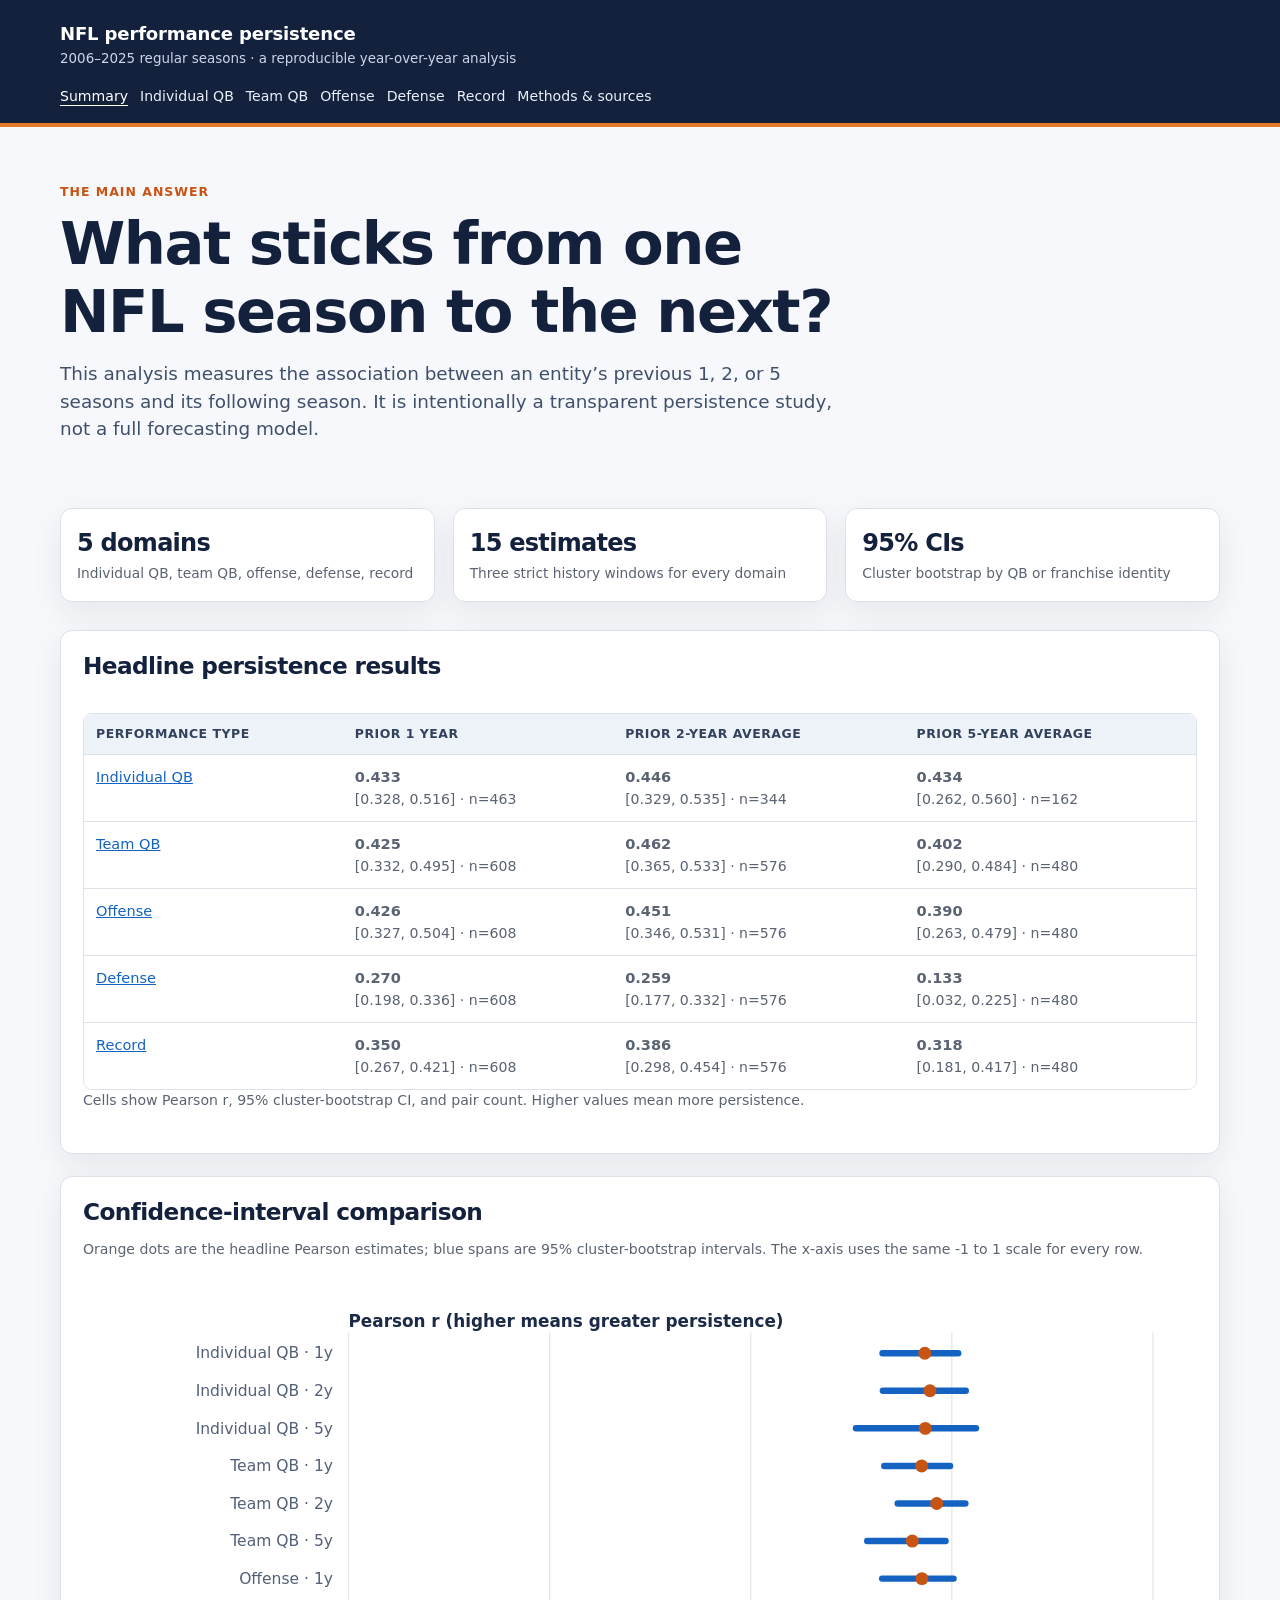
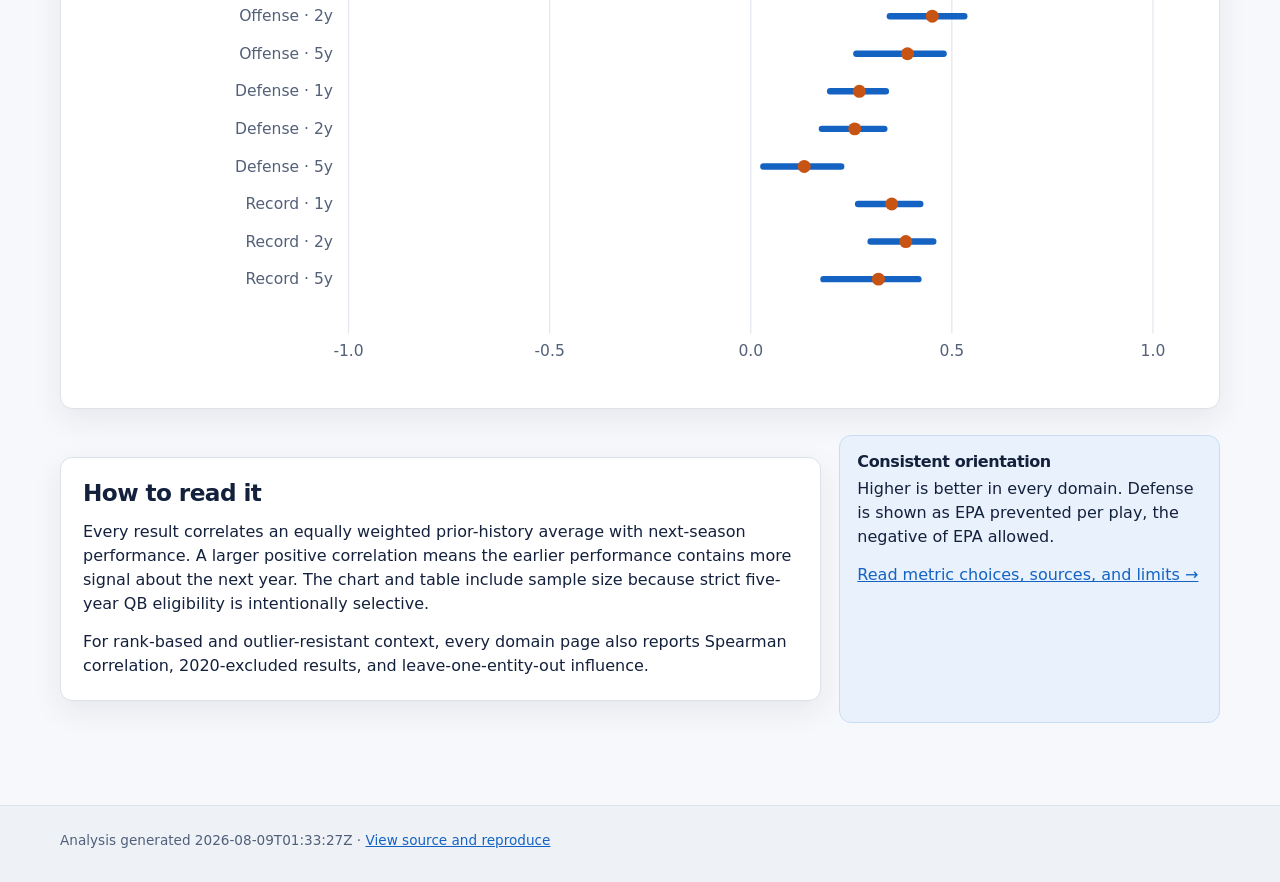
<file: docs/index.html>
<!doctype html>
<html lang="en">
<head>
  <meta charset="utf-8">
  <meta name="viewport" content="width=device-width, initial-scale=1">
  <meta name="description" content="A reproducible analysis of NFL performance persistence from 2006 through 2025.">
  <title>NFL performance persistence</title>
  <link rel="stylesheet" href="assets/styles.css">
</head>
<body>
  <header class="site-header"><div class="header-inner"><div class="brand"><a href="index.html">NFL performance persistence</a><span>2006–2025 regular seasons · a reproducible year-over-year analysis</span></div><nav aria-label="Main navigation"><a aria-current="page" href="index.html">Summary</a><a href="individual_qb.html">Individual QB</a><a href="team_qb.html">Team QB</a><a href="offense.html">Offense</a><a href="defense.html">Defense</a><a href="record.html">Record</a><a href="methodology.html">Methods &amp; sources</a></nav></div></header>
  <main>
    <section class="hero"><p class="eyebrow">The main answer</p><h1>What sticks from one NFL season to the next?</h1><p class="lede">This analysis measures the association between an entity’s previous 1, 2, or 5 seasons and its following season. It is intentionally a transparent persistence study, not a full forecasting model.</p></section>
    <section class="stat-strip"><div class="metric-card"><strong>5 domains</strong><span>Individual QB, team QB, offense, defense, record</span></div><div class="metric-card"><strong>15 estimates</strong><span>Three strict history windows for every domain</span></div><div class="metric-card"><strong>95% CIs</strong><span>Cluster bootstrap by QB or franchise identity</span></div></section>
    <section class="panel" data-results><h2>Headline persistence results</h2><div id="headline-table" class="loading">Loading calculated results…</div></section>
    <section class="panel" data-results><h2>Confidence-interval comparison</h2><p class="muted">Orange dots are the headline Pearson estimates; blue spans are 95% cluster-bootstrap intervals. The x-axis uses the same -1 to 1 scale for every row.</p><div id="interval-chart" class="loading">Loading comparison chart…</div></section>
    <section class="two-column"><div class="panel"><h2>How to read it</h2><p>Every result correlates an equally weighted prior-history average with next-season performance. A larger positive correlation means the earlier performance contains more signal about the next year. The chart and table include sample size because strict five-year QB eligibility is intentionally selective.</p><p>For rank-based and outlier-resistant context, every domain page also reports Spearman correlation, 2020-excluded results, and leave-one-entity-out influence.</p></div><aside class="callout"><h3>Consistent orientation</h3><p>Higher is better in every domain. Defense is shown as EPA prevented per play, the negative of EPA allowed.</p><p><a href="methodology.html">Read metric choices, sources, and limits →</a></p></aside></section>
  </main>
  <footer class="site-footer"><div class="footer-inner"><span data-generated>Built from public nflverse sources.</span> · <a href="https://github.com/eeberman/nfl-year-over-year-persistence">View source and reproduce</a></div></footer>
  <script src="assets/app.js"></script>
</body>
</html>
</file>
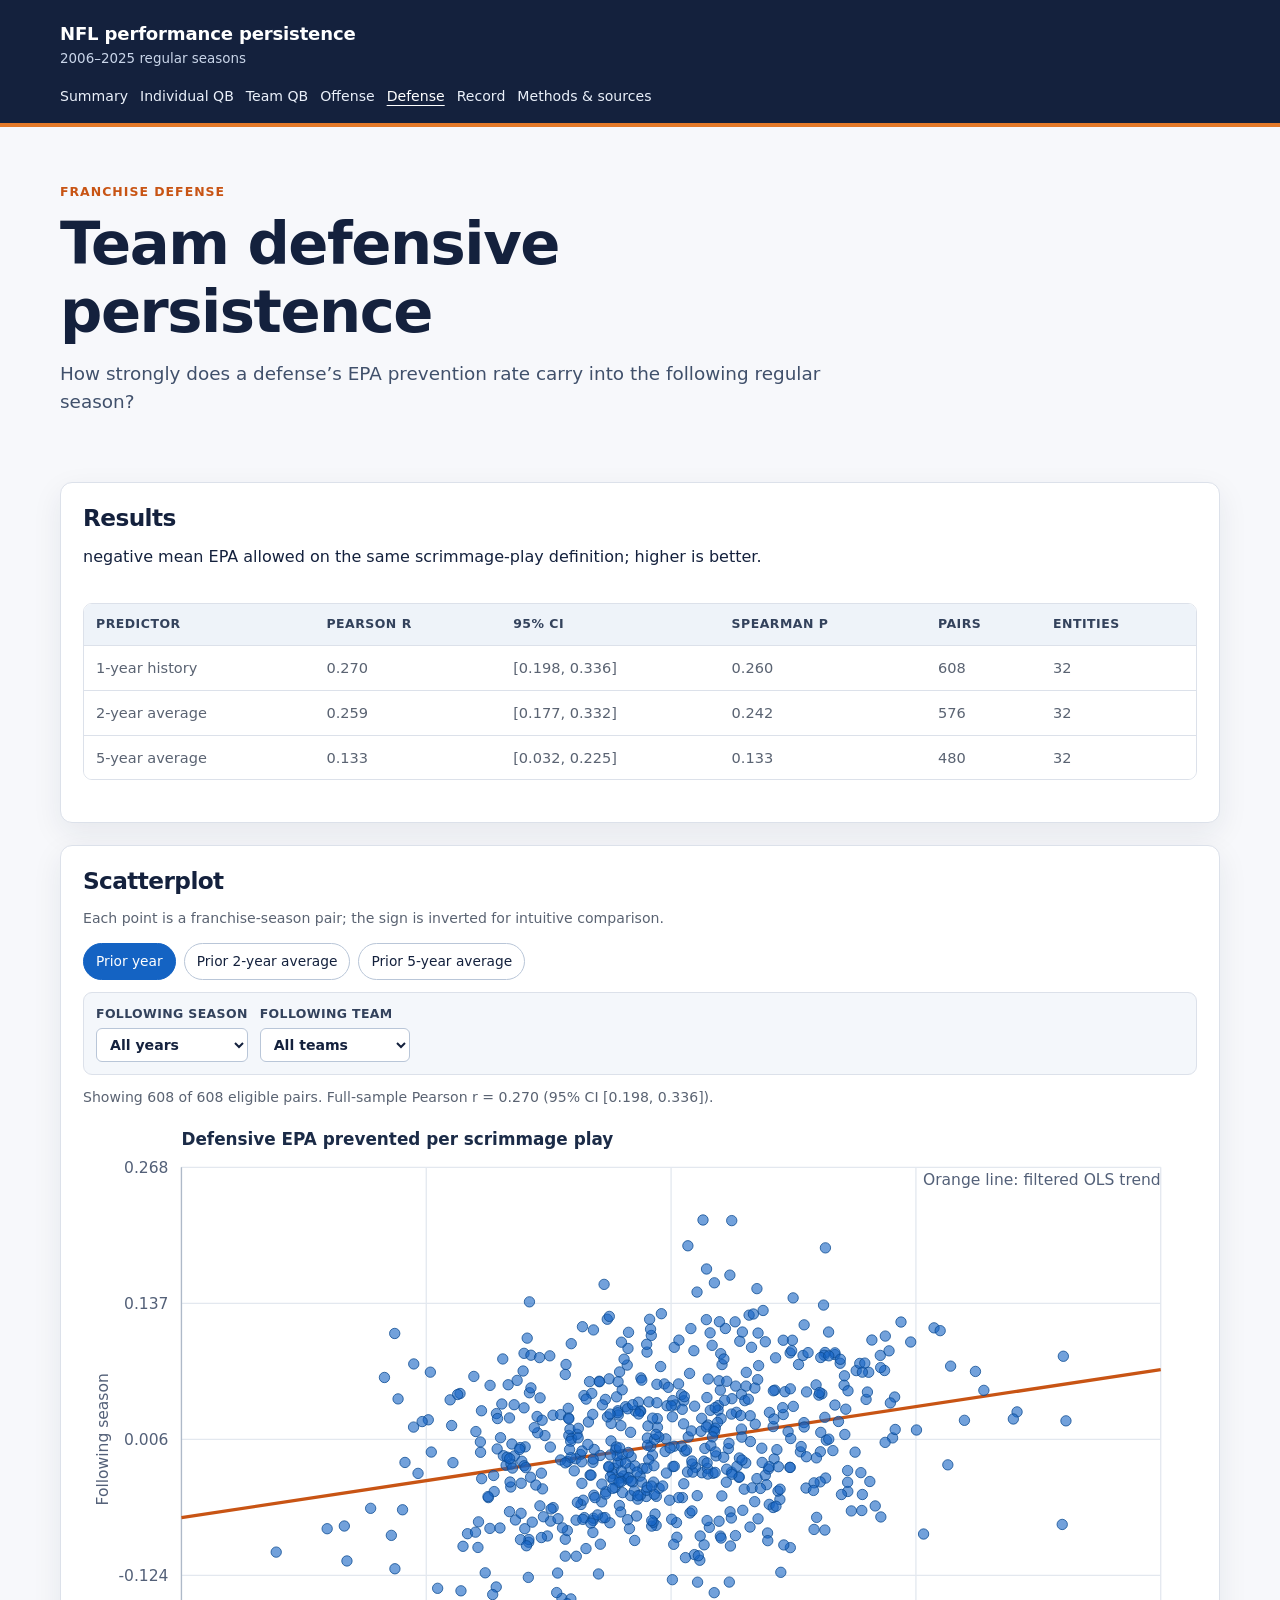
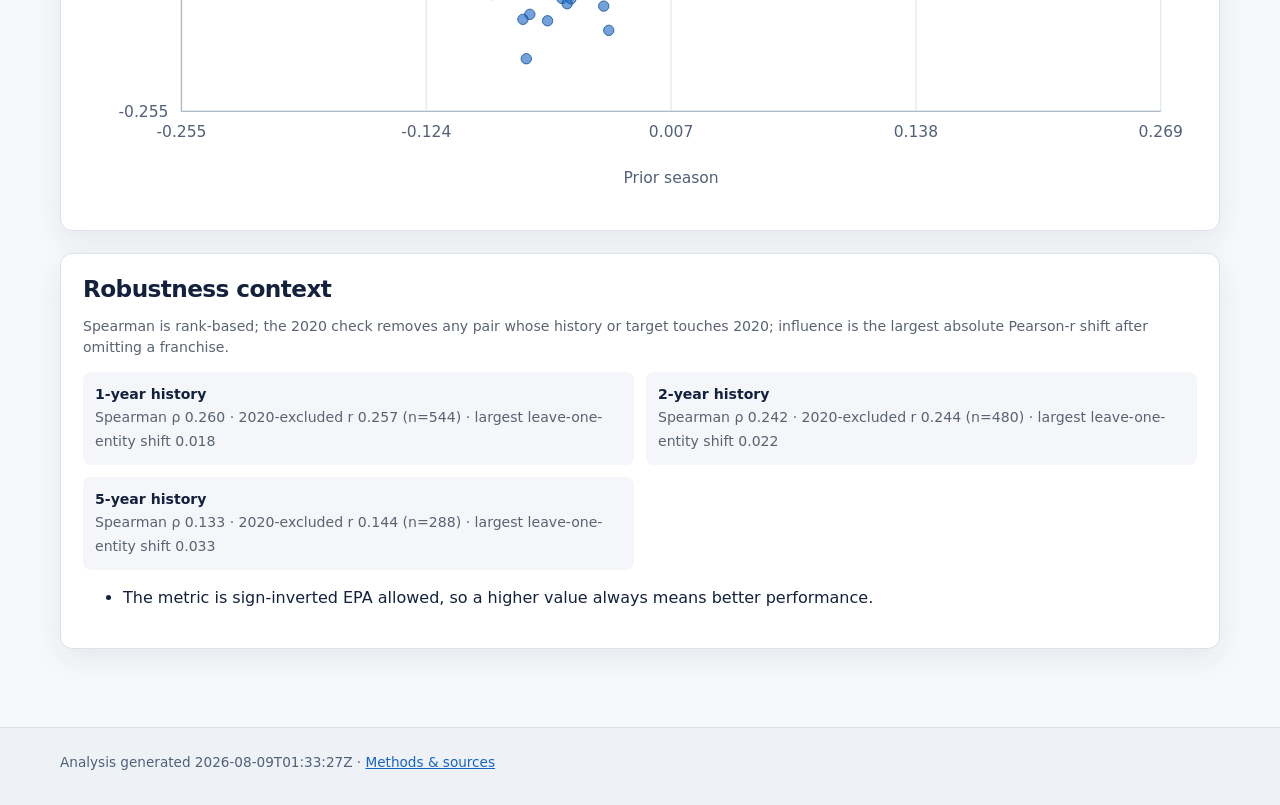
<file: docs/defense.html>
<!doctype html><html lang="en"><head><meta charset="utf-8"><meta name="viewport" content="width=device-width, initial-scale=1"><title>Defensive persistence</title><link rel="stylesheet" href="assets/styles.css"></head><body data-domain="defense"><header class="site-header"><div class="header-inner"><div class="brand"><a href="index.html">NFL performance persistence</a><span>2006–2025 regular seasons</span></div><nav aria-label="Main navigation"><a href="index.html">Summary</a><a href="individual_qb.html">Individual QB</a><a href="team_qb.html">Team QB</a><a href="offense.html">Offense</a><a aria-current="page" href="defense.html">Defense</a><a href="record.html">Record</a><a href="methodology.html">Methods &amp; sources</a></nav></div></header><main><section class="hero"><p class="eyebrow">Franchise defense</p><h1 id="domain-title">Team defensive persistence</h1><p class="lede">How strongly does a defense’s EPA prevention rate carry into the following regular season?</p></section><section class="panel" data-results><h2>Results</h2><p id="metric-definition"></p><div id="results-table" class="loading">Loading…</div></section><section class="panel" data-results><h2>Scatterplot</h2><p id="unit-description" class="muted"></p><div id="window-controls" class="controls"></div><p id="scatter-context" class="muted"></p><div id="scatter-chart"></div></section><section class="panel" data-results><h2>Robustness context</h2><p class="muted">Spearman is rank-based; the 2020 check removes any pair whose history or target touches 2020; influence is the largest absolute Pearson-r shift after omitting a franchise.</p><div id="robustness" class="robustness"></div><ul id="domain-notes"></ul></section></main><footer class="site-footer"><div class="footer-inner"><span data-generated>Built from public nflverse sources.</span> · <a href="methodology.html">Methods &amp; sources</a></div></footer><script src="assets/app.js"></script></body></html>
</file>
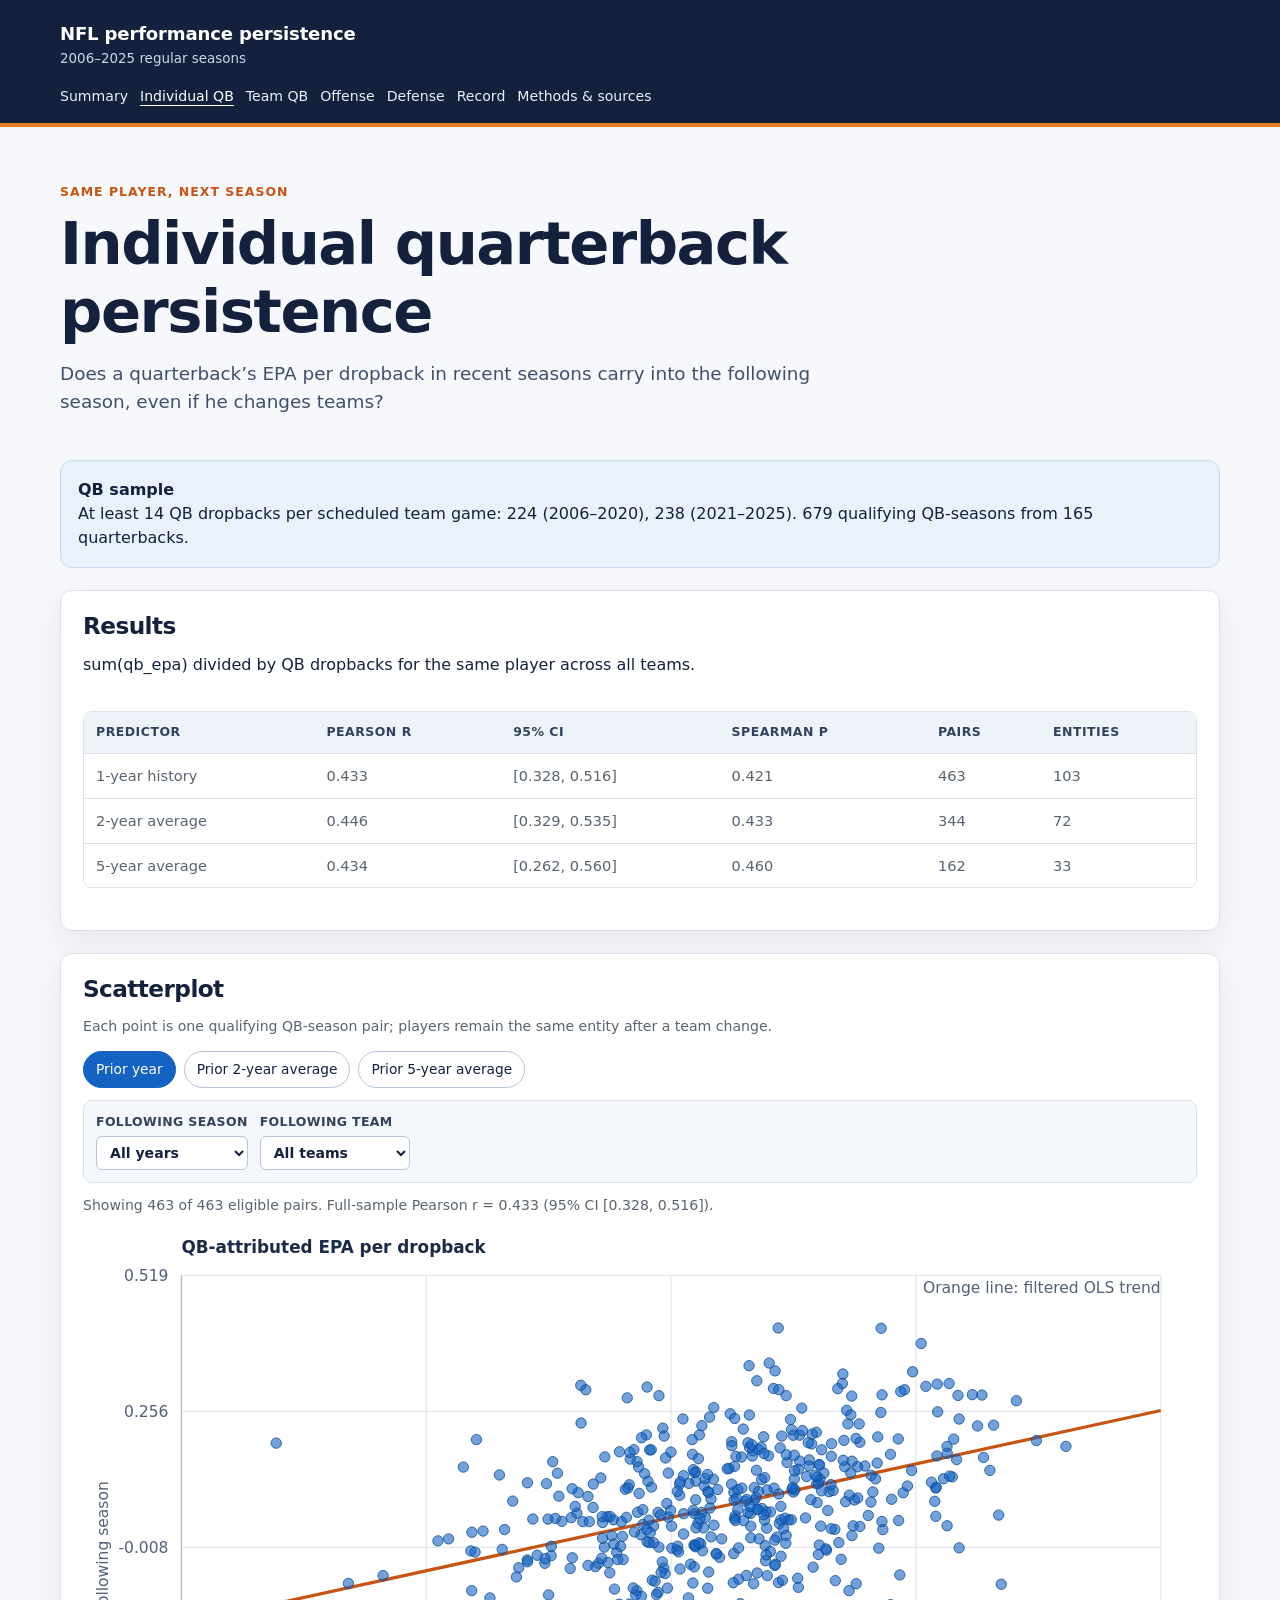
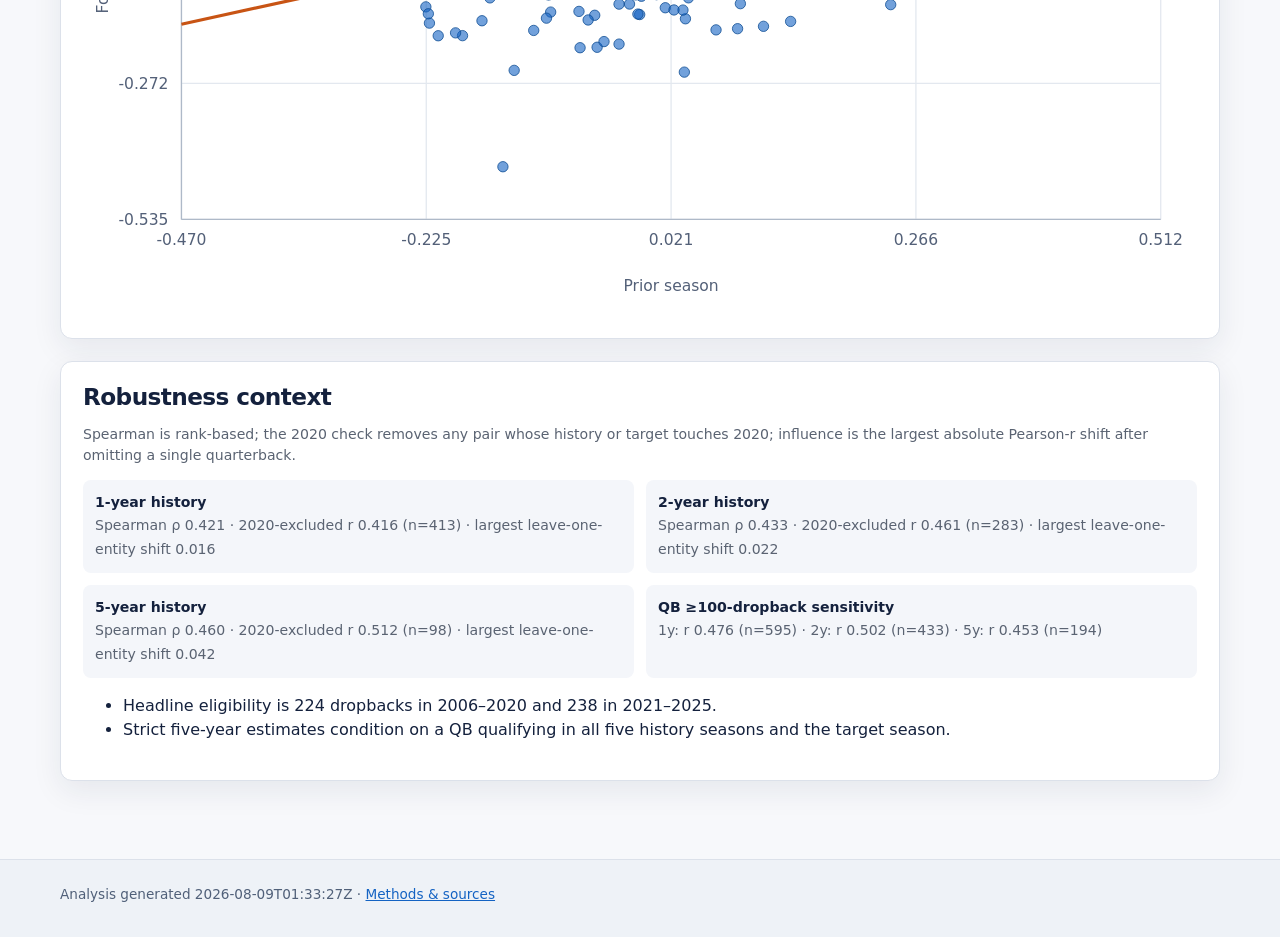
<file: docs/individual_qb.html>
<!doctype html><html lang="en"><head><meta charset="utf-8"><meta name="viewport" content="width=device-width, initial-scale=1"><title>Individual QB persistence</title><link rel="stylesheet" href="assets/styles.css"></head><body data-domain="individual_qb"><header class="site-header"><div class="header-inner"><div class="brand"><a href="index.html">NFL performance persistence</a><span>2006–2025 regular seasons</span></div><nav aria-label="Main navigation"><a href="index.html">Summary</a><a aria-current="page" href="individual_qb.html">Individual QB</a><a href="team_qb.html">Team QB</a><a href="offense.html">Offense</a><a href="defense.html">Defense</a><a href="record.html">Record</a><a href="methodology.html">Methods &amp; sources</a></nav></div></header><main><section class="hero"><p class="eyebrow">Same player, next season</p><h1 id="domain-title">Individual quarterback persistence</h1><p class="lede">Does a quarterback’s EPA per dropback in recent seasons carry into the following season, even if he changes teams?</p></section><div id="qualification"></div><section class="panel" data-results><h2>Results</h2><p id="metric-definition"></p><div id="results-table" class="loading">Loading…</div></section><section class="panel" data-results><h2>Scatterplot</h2><p id="unit-description" class="muted"></p><div id="window-controls" class="controls"></div><p id="scatter-context" class="muted"></p><div id="scatter-chart"></div></section><section class="panel" data-results><h2>Robustness context</h2><p class="muted">Spearman is rank-based; the 2020 check removes any pair whose history or target touches 2020; influence is the largest absolute Pearson-r shift after omitting a single quarterback.</p><div id="robustness" class="robustness"></div><ul id="domain-notes"></ul></section></main><footer class="site-footer"><div class="footer-inner"><span data-generated>Built from public nflverse sources.</span> · <a href="methodology.html">Methods &amp; sources</a></div></footer><script src="assets/app.js"></script></body></html>
</file>
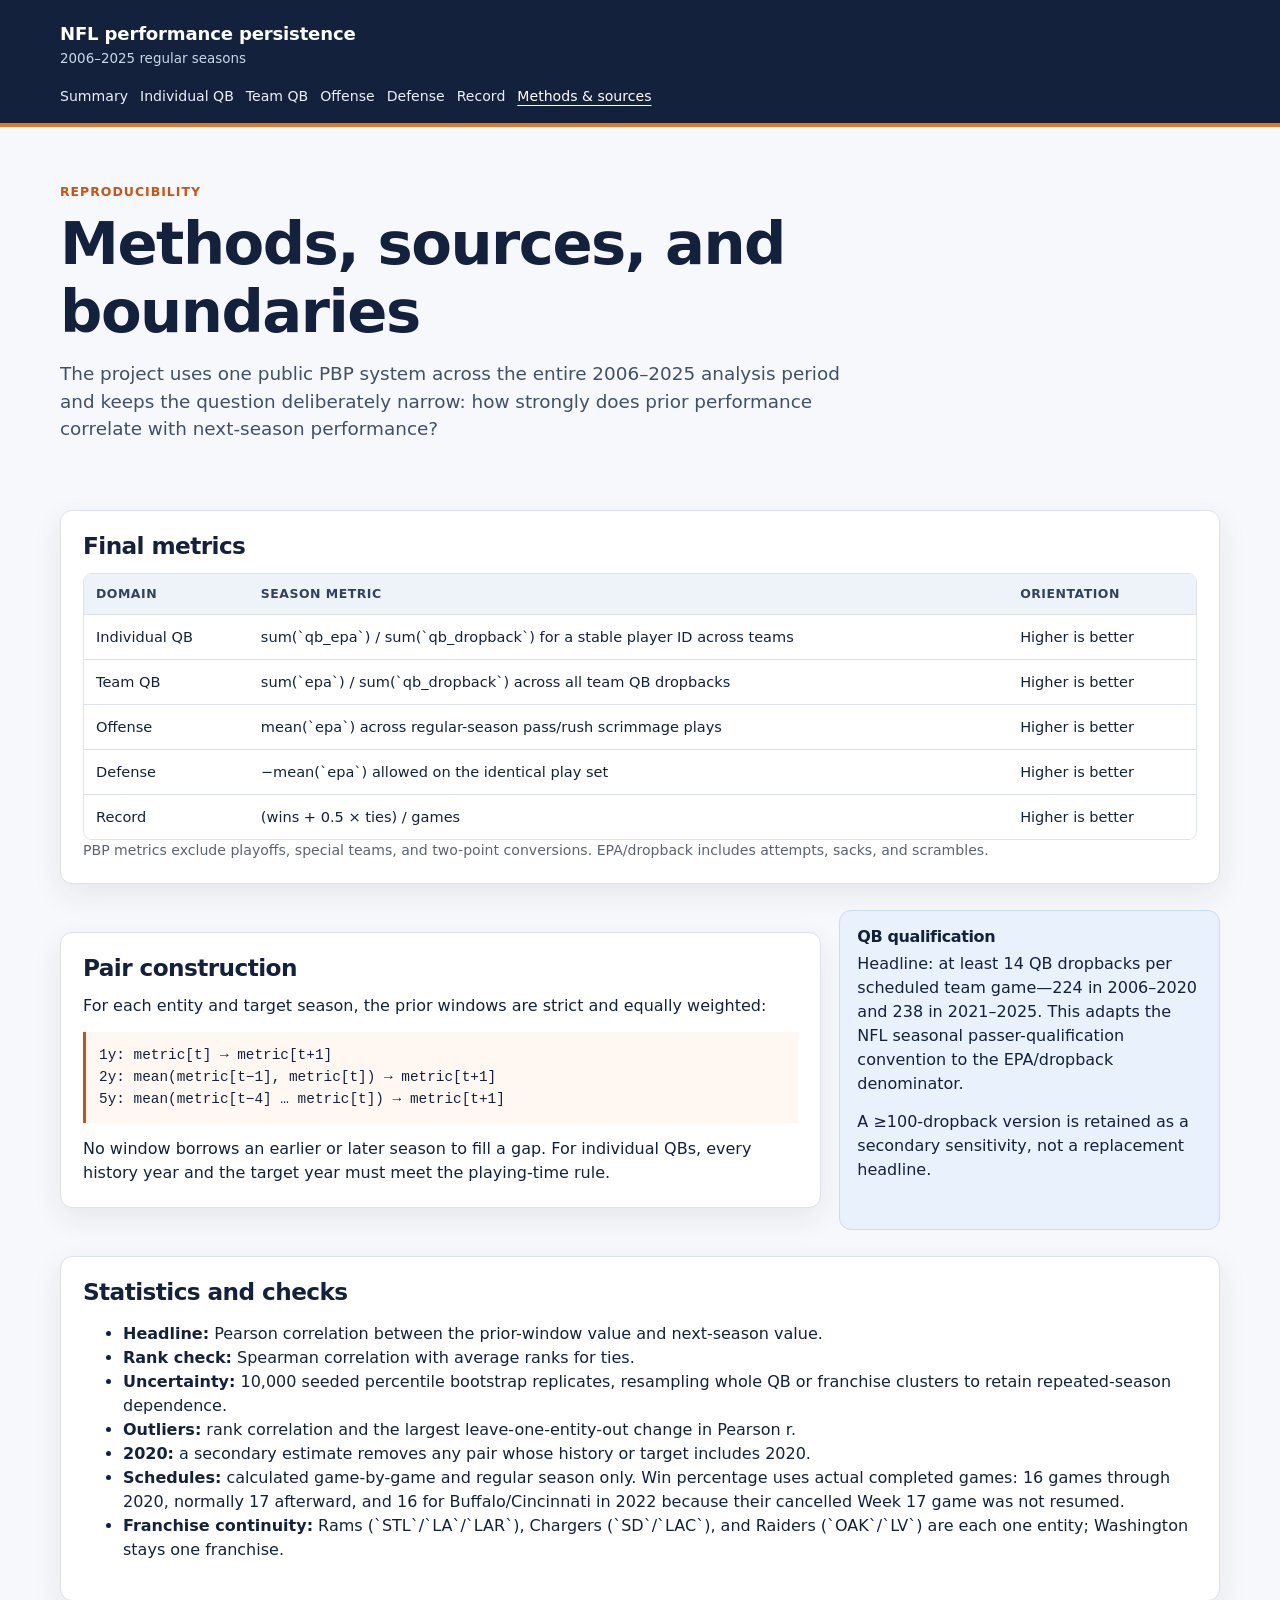
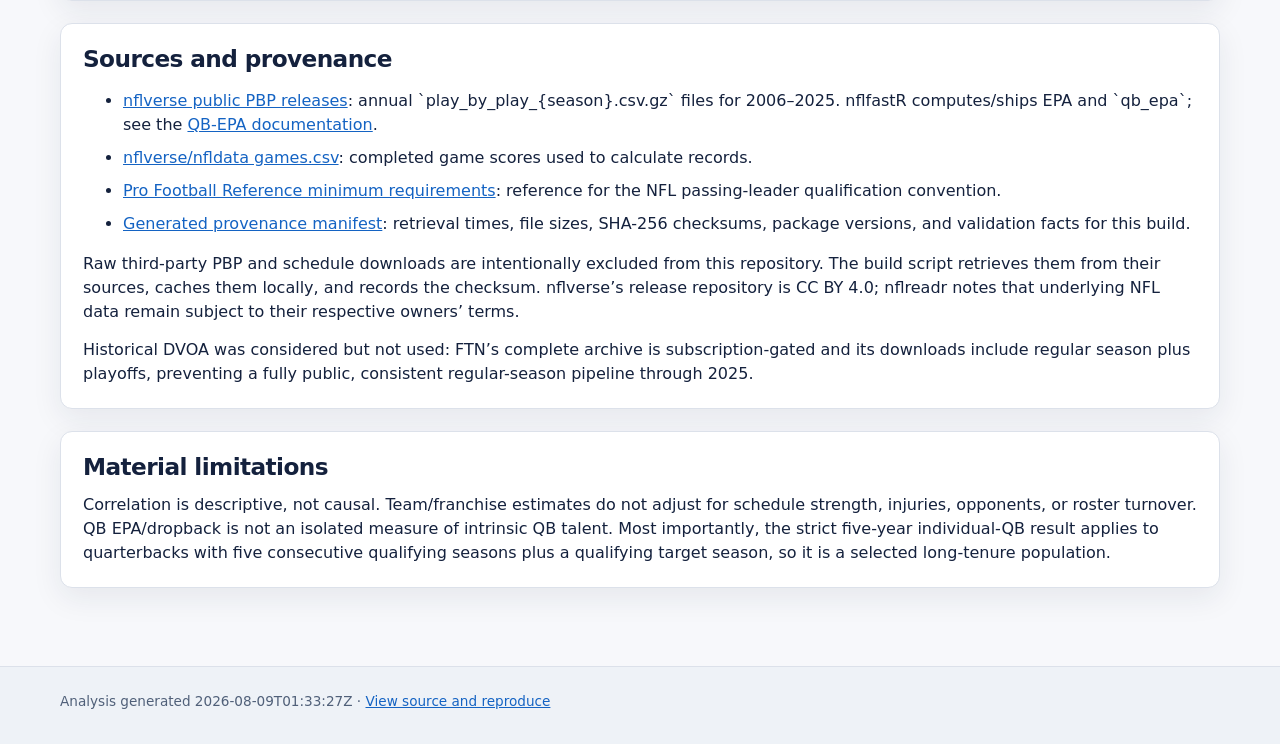
<file: docs/methodology.html>
<!doctype html>
<html lang="en"><head><meta charset="utf-8"><meta name="viewport" content="width=device-width, initial-scale=1"><title>Methods and sources · NFL performance persistence</title><link rel="stylesheet" href="assets/styles.css"></head>
<body><header class="site-header"><div class="header-inner"><div class="brand"><a href="index.html">NFL performance persistence</a><span>2006–2025 regular seasons</span></div><nav aria-label="Main navigation"><a href="index.html">Summary</a><a href="individual_qb.html">Individual QB</a><a href="team_qb.html">Team QB</a><a href="offense.html">Offense</a><a href="defense.html">Defense</a><a href="record.html">Record</a><a aria-current="page" href="methodology.html">Methods &amp; sources</a></nav></div></header>
<main><section class="hero"><p class="eyebrow">Reproducibility</p><h1>Methods, sources, and boundaries</h1><p class="lede">The project uses one public PBP system across the entire 2006–2025 analysis period and keeps the question deliberately narrow: how strongly does prior performance correlate with next-season performance?</p></section>
<section class="panel"><h2>Final metrics</h2><div class="table-scroll"><table><thead><tr><th>Domain</th><th>Season metric</th><th>Orientation</th></tr></thead><tbody><tr><td>Individual QB</td><td>sum(`qb_epa`) / sum(`qb_dropback`) for a stable player ID across teams</td><td>Higher is better</td></tr><tr><td>Team QB</td><td>sum(`epa`) / sum(`qb_dropback`) across all team QB dropbacks</td><td>Higher is better</td></tr><tr><td>Offense</td><td>mean(`epa`) across regular-season pass/rush scrimmage plays</td><td>Higher is better</td></tr><tr><td>Defense</td><td>−mean(`epa`) allowed on the identical play set</td><td>Higher is better</td></tr><tr><td>Record</td><td>(wins + 0.5 × ties) / games</td><td>Higher is better</td></tr></tbody></table></div><p class="table-note">PBP metrics exclude playoffs, special teams, and two-point conversions. EPA/dropback includes attempts, sacks, and scrambles.</p></section>
<section class="two-column"><div class="panel"><h2>Pair construction</h2><p>For each entity and target season, the prior windows are strict and equally weighted:</p><p class="formula">1y: metric[t] → metric[t+1]<br>2y: mean(metric[t−1], metric[t]) → metric[t+1]<br>5y: mean(metric[t−4] … metric[t]) → metric[t+1]</p><p>No window borrows an earlier or later season to fill a gap. For individual QBs, every history year and the target year must meet the playing-time rule.</p></div><aside class="callout"><h3>QB qualification</h3><p>Headline: at least 14 QB dropbacks per scheduled team game—224 in 2006–2020 and 238 in 2021–2025. This adapts the NFL seasonal passer-qualification convention to the EPA/dropback denominator.</p><p>A ≥100-dropback version is retained as a secondary sensitivity, not a replacement headline.</p></aside></section>
<section class="panel"><h2>Statistics and checks</h2><ul><li><strong>Headline:</strong> Pearson correlation between the prior-window value and next-season value.</li><li><strong>Rank check:</strong> Spearman correlation with average ranks for ties.</li><li><strong>Uncertainty:</strong> 10,000 seeded percentile bootstrap replicates, resampling whole QB or franchise clusters to retain repeated-season dependence.</li><li><strong>Outliers:</strong> rank correlation and the largest leave-one-entity-out change in Pearson r.</li><li><strong>2020:</strong> a secondary estimate removes any pair whose history or target includes 2020.</li><li><strong>Schedules:</strong> calculated game-by-game and regular season only. Win percentage uses actual completed games: 16 games through 2020, normally 17 afterward, and 16 for Buffalo/Cincinnati in 2022 because their cancelled Week 17 game was not resumed.</li><li><strong>Franchise continuity:</strong> Rams (`STL`/`LA`/`LAR`), Chargers (`SD`/`LAC`), and Raiders (`OAK`/`LV`) are each one entity; Washington stays one franchise.</li></ul></section>
<section class="panel"><h2>Sources and provenance</h2><ul class="source-list"><li><a href="https://github.com/nflverse/nflverse-data/releases/tag/pbp">nflverse public PBP releases</a>: annual `play_by_play_{season}.csv.gz` files for 2006–2025. nflfastR computes/ships EPA and `qb_epa`; see the <a href="https://www.nflfastr.com/reference/add_qb_epa.html">QB-EPA documentation</a>.</li><li><a href="https://raw.githubusercontent.com/nflverse/nfldata/master/data/games.csv">nflverse/nfldata games.csv</a>: completed game scores used to calculate records.</li><li><a href="https://www.pro-football-reference.com/about/minimums.htm">Pro Football Reference minimum requirements</a>: reference for the NFL passing-leader qualification convention.</li><li><a href="data/provenance.json">Generated provenance manifest</a>: retrieval times, file sizes, SHA-256 checksums, package versions, and validation facts for this build.</li></ul><p>Raw third-party PBP and schedule downloads are intentionally excluded from this repository. The build script retrieves them from their sources, caches them locally, and records the checksum. nflverse’s release repository is CC BY 4.0; nflreadr notes that underlying NFL data remain subject to their respective owners’ terms.</p><p>Historical DVOA was considered but not used: FTN’s complete archive is subscription-gated and its downloads include regular season plus playoffs, preventing a fully public, consistent regular-season pipeline through 2025.</p></section>
<section class="panel"><h2>Material limitations</h2><p>Correlation is descriptive, not causal. Team/franchise estimates do not adjust for schedule strength, injuries, opponents, or roster turnover. QB EPA/dropback is not an isolated measure of intrinsic QB talent. Most importantly, the strict five-year individual-QB result applies to quarterbacks with five consecutive qualifying seasons plus a qualifying target season, so it is a selected long-tenure population.</p></section></main>
<footer class="site-footer"><div class="footer-inner"><span data-generated>Built from public nflverse sources.</span> · <a href="https://github.com/eeberman/nfl-year-over-year-persistence">View source and reproduce</a></div></footer><script src="assets/app.js"></script></body></html>
</file>
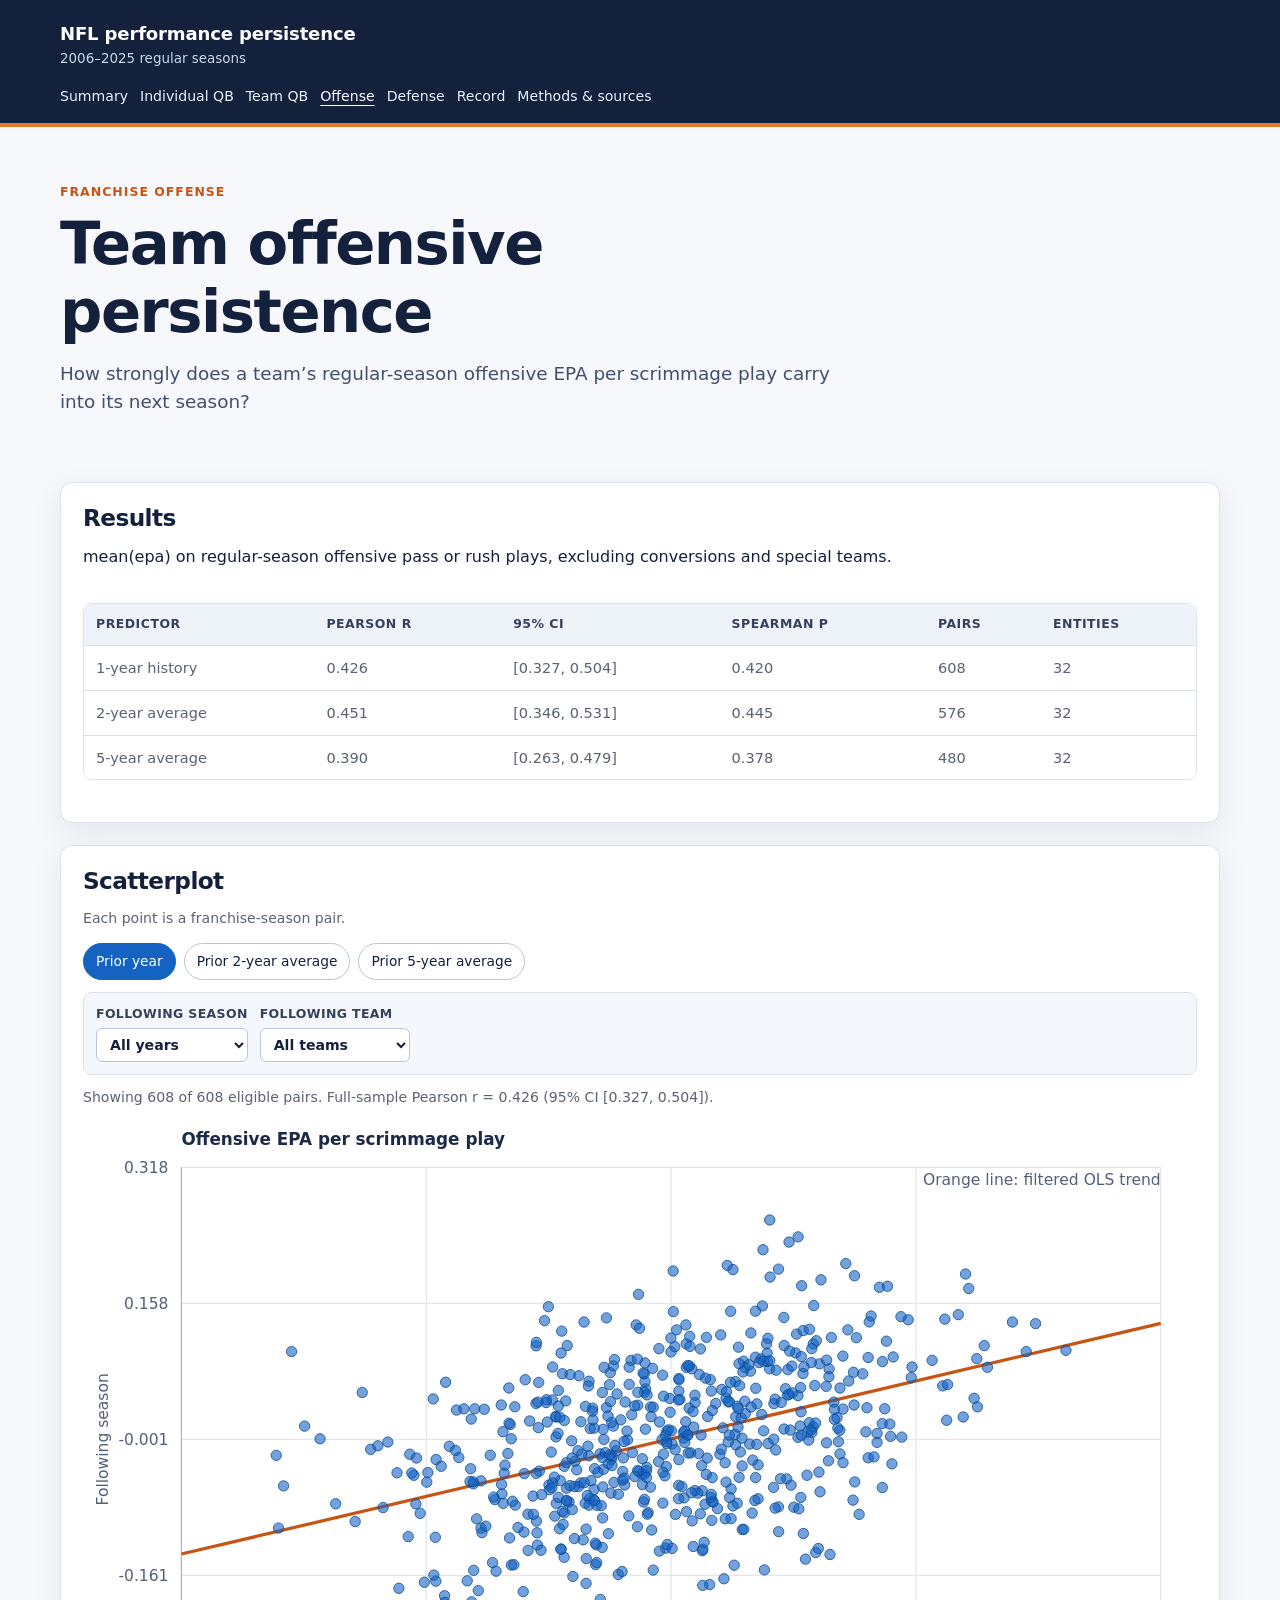
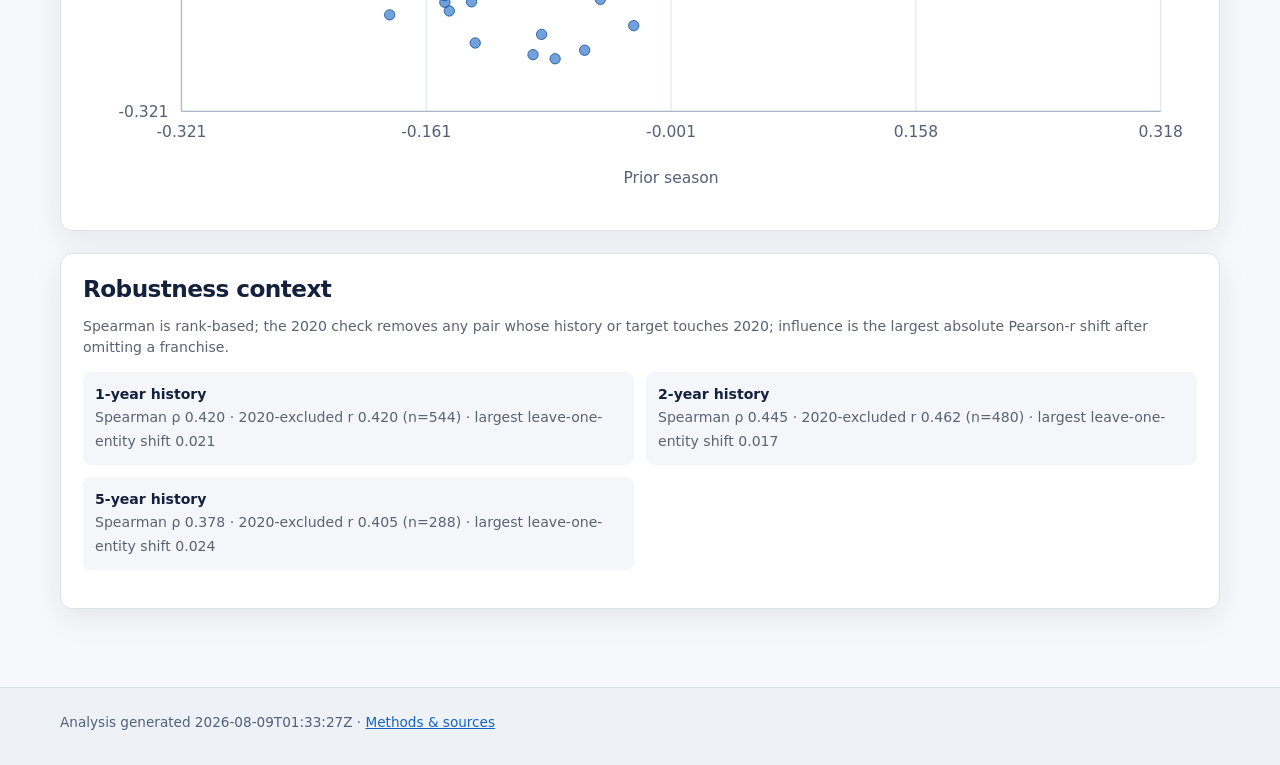
<file: docs/offense.html>
<!doctype html><html lang="en"><head><meta charset="utf-8"><meta name="viewport" content="width=device-width, initial-scale=1"><title>Offensive persistence</title><link rel="stylesheet" href="assets/styles.css"></head><body data-domain="offense"><header class="site-header"><div class="header-inner"><div class="brand"><a href="index.html">NFL performance persistence</a><span>2006–2025 regular seasons</span></div><nav aria-label="Main navigation"><a href="index.html">Summary</a><a href="individual_qb.html">Individual QB</a><a href="team_qb.html">Team QB</a><a aria-current="page" href="offense.html">Offense</a><a href="defense.html">Defense</a><a href="record.html">Record</a><a href="methodology.html">Methods &amp; sources</a></nav></div></header><main><section class="hero"><p class="eyebrow">Franchise offense</p><h1 id="domain-title">Team offensive persistence</h1><p class="lede">How strongly does a team’s regular-season offensive EPA per scrimmage play carry into its next season?</p></section><section class="panel" data-results><h2>Results</h2><p id="metric-definition"></p><div id="results-table" class="loading">Loading…</div></section><section class="panel" data-results><h2>Scatterplot</h2><p id="unit-description" class="muted"></p><div id="window-controls" class="controls"></div><p id="scatter-context" class="muted"></p><div id="scatter-chart"></div></section><section class="panel" data-results><h2>Robustness context</h2><p class="muted">Spearman is rank-based; the 2020 check removes any pair whose history or target touches 2020; influence is the largest absolute Pearson-r shift after omitting a franchise.</p><div id="robustness" class="robustness"></div><ul id="domain-notes"></ul></section></main><footer class="site-footer"><div class="footer-inner"><span data-generated>Built from public nflverse sources.</span> · <a href="methodology.html">Methods &amp; sources</a></div></footer><script src="assets/app.js"></script></body></html>
</file>
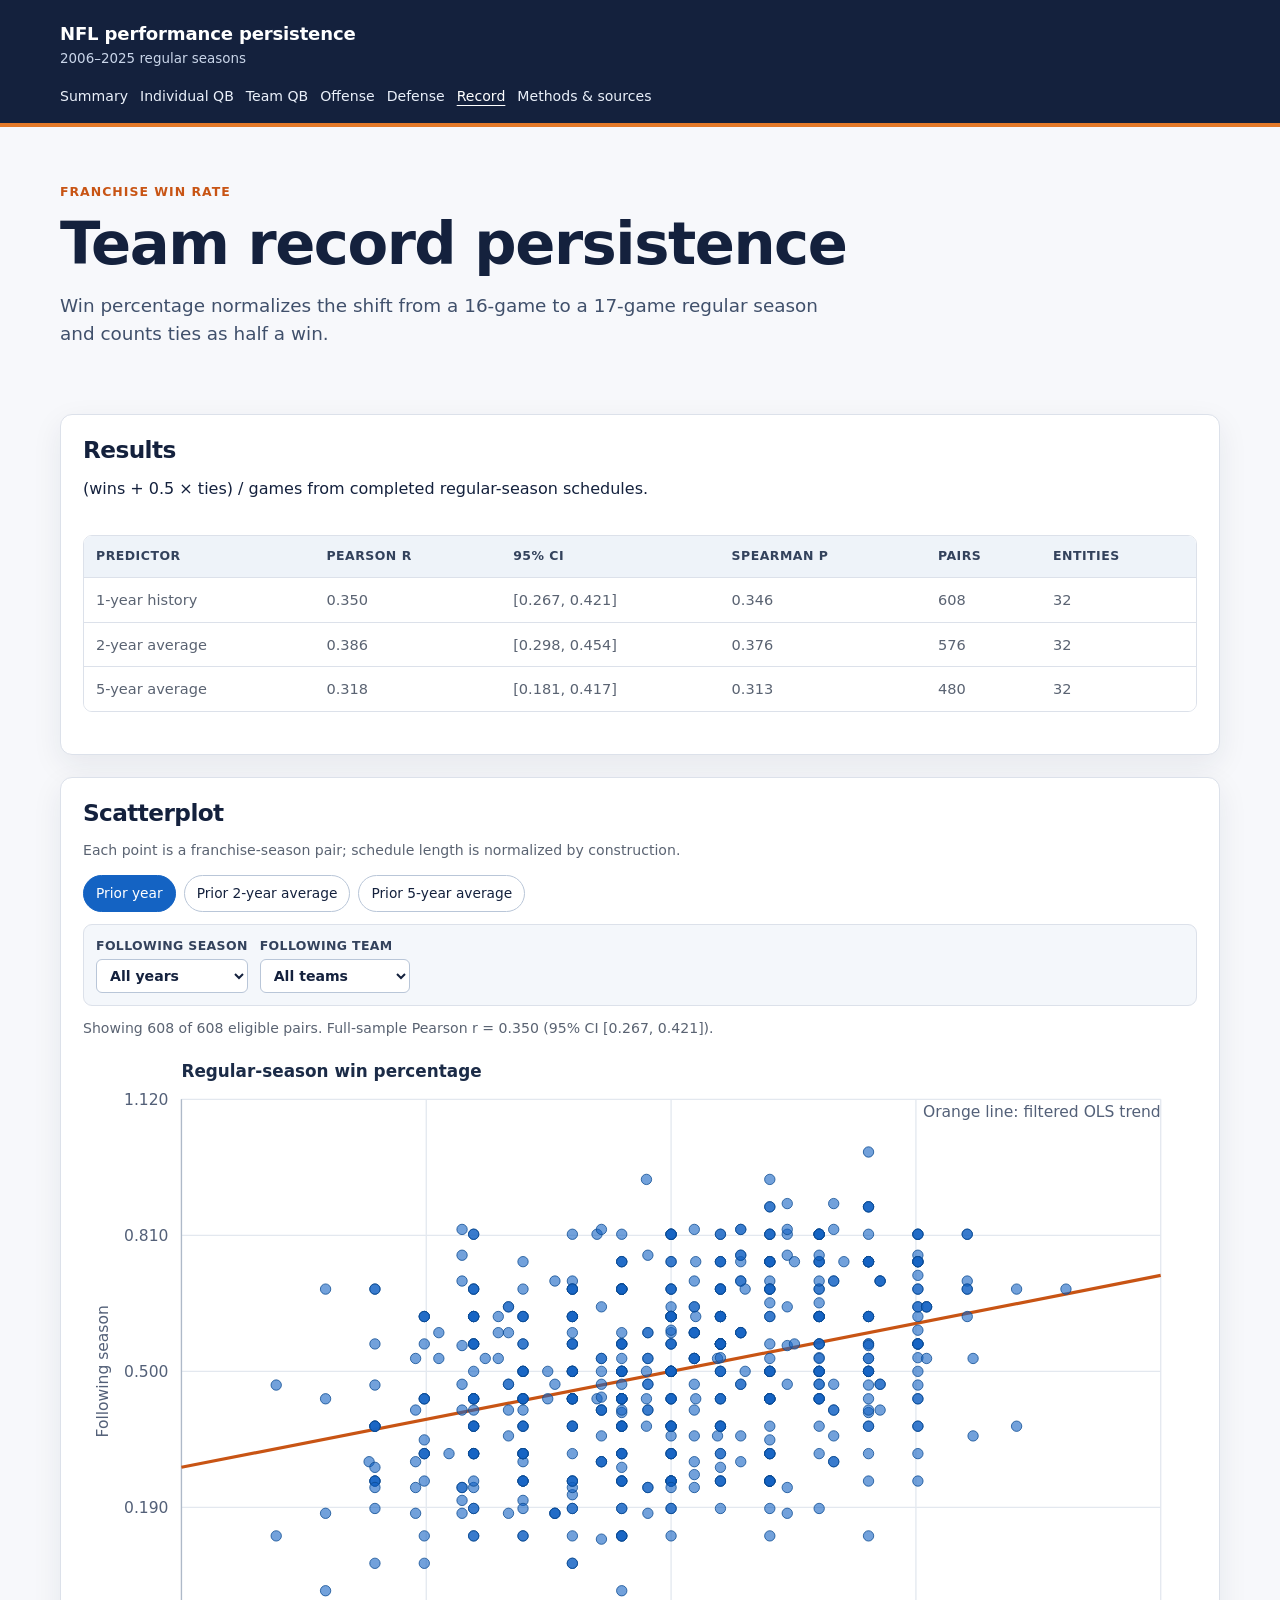
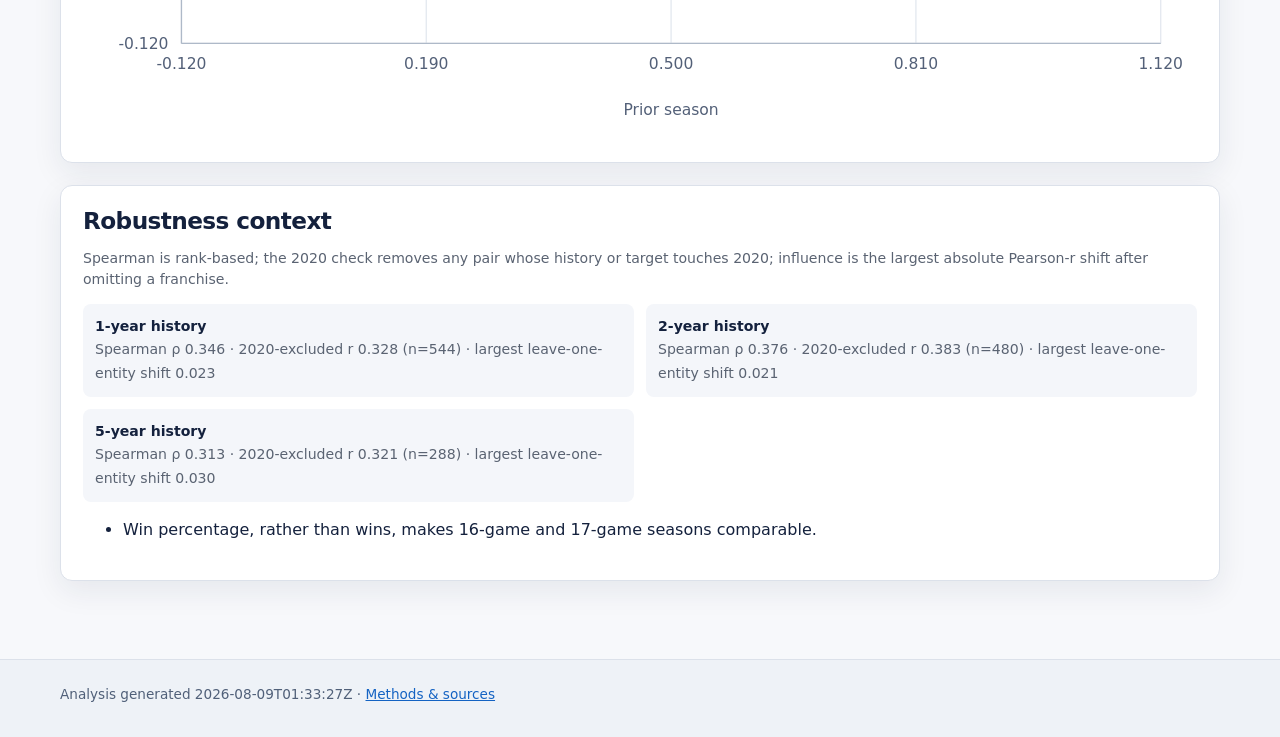
<file: docs/record.html>
<!doctype html><html lang="en"><head><meta charset="utf-8"><meta name="viewport" content="width=device-width, initial-scale=1"><title>Record persistence</title><link rel="stylesheet" href="assets/styles.css"></head><body data-domain="record"><header class="site-header"><div class="header-inner"><div class="brand"><a href="index.html">NFL performance persistence</a><span>2006–2025 regular seasons</span></div><nav aria-label="Main navigation"><a href="index.html">Summary</a><a href="individual_qb.html">Individual QB</a><a href="team_qb.html">Team QB</a><a href="offense.html">Offense</a><a href="defense.html">Defense</a><a aria-current="page" href="record.html">Record</a><a href="methodology.html">Methods &amp; sources</a></nav></div></header><main><section class="hero"><p class="eyebrow">Franchise win rate</p><h1 id="domain-title">Team record persistence</h1><p class="lede">Win percentage normalizes the shift from a 16-game to a 17-game regular season and counts ties as half a win.</p></section><section class="panel" data-results><h2>Results</h2><p id="metric-definition"></p><div id="results-table" class="loading">Loading…</div></section><section class="panel" data-results><h2>Scatterplot</h2><p id="unit-description" class="muted"></p><div id="window-controls" class="controls"></div><p id="scatter-context" class="muted"></p><div id="scatter-chart"></div></section><section class="panel" data-results><h2>Robustness context</h2><p class="muted">Spearman is rank-based; the 2020 check removes any pair whose history or target touches 2020; influence is the largest absolute Pearson-r shift after omitting a franchise.</p><div id="robustness" class="robustness"></div><ul id="domain-notes"></ul></section></main><footer class="site-footer"><div class="footer-inner"><span data-generated>Built from public nflverse sources.</span> · <a href="methodology.html">Methods &amp; sources</a></div></footer><script src="assets/app.js"></script></body></html>
</file>
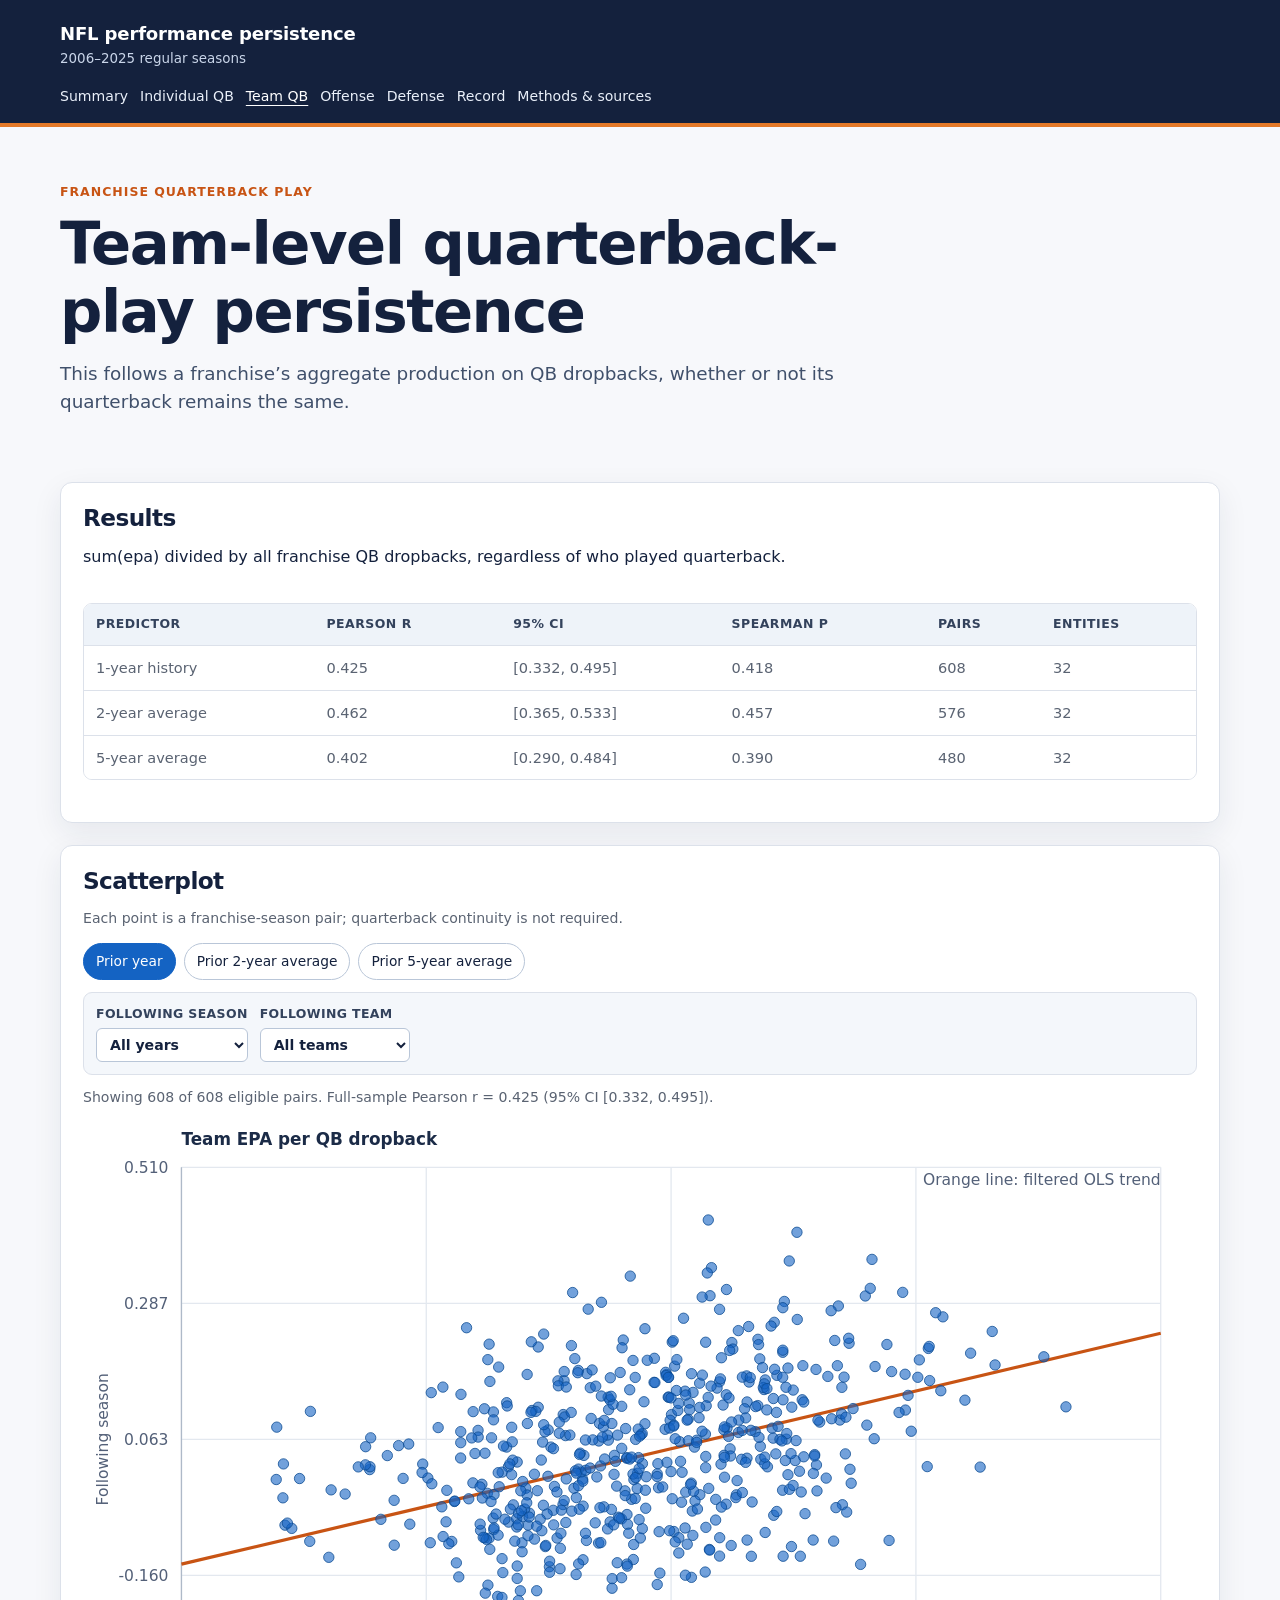
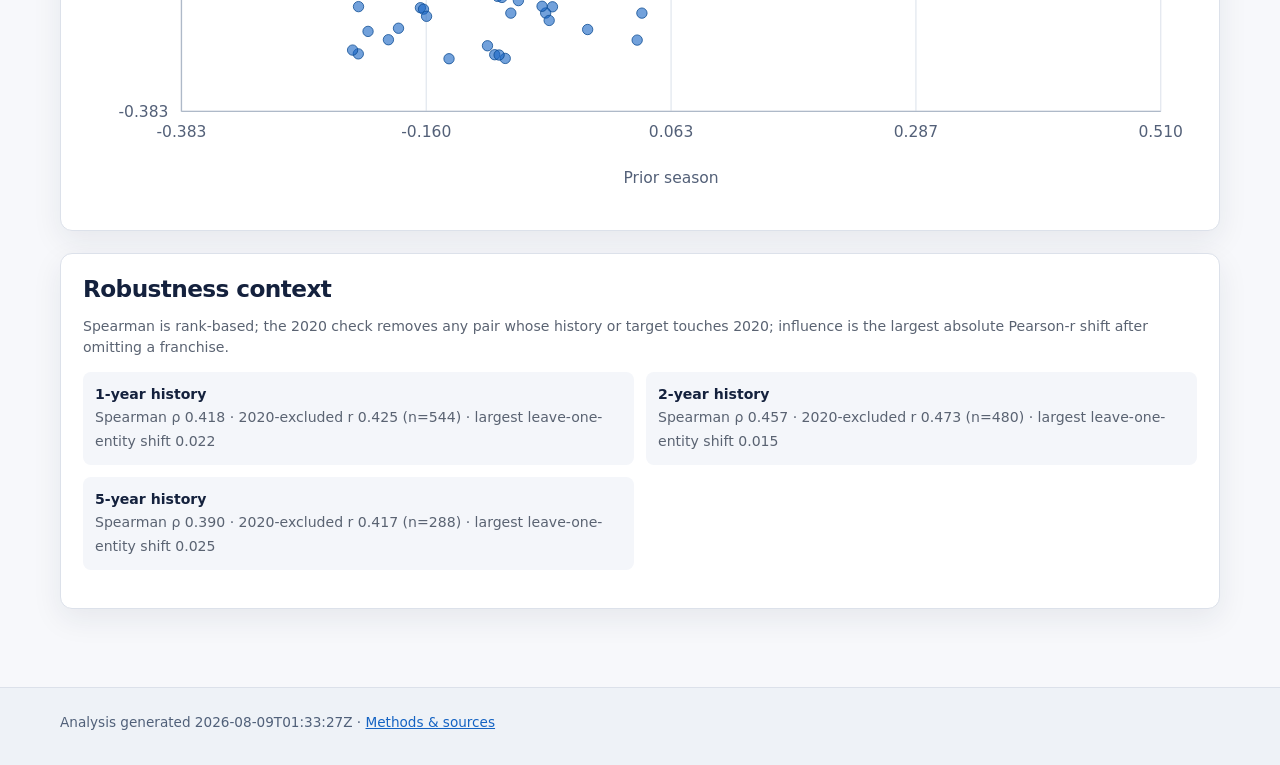
<file: docs/team_qb.html>
<!doctype html><html lang="en"><head><meta charset="utf-8"><meta name="viewport" content="width=device-width, initial-scale=1"><title>Team QB persistence</title><link rel="stylesheet" href="assets/styles.css"></head><body data-domain="team_qb"><header class="site-header"><div class="header-inner"><div class="brand"><a href="index.html">NFL performance persistence</a><span>2006–2025 regular seasons</span></div><nav aria-label="Main navigation"><a href="index.html">Summary</a><a href="individual_qb.html">Individual QB</a><a aria-current="page" href="team_qb.html">Team QB</a><a href="offense.html">Offense</a><a href="defense.html">Defense</a><a href="record.html">Record</a><a href="methodology.html">Methods &amp; sources</a></nav></div></header><main><section class="hero"><p class="eyebrow">Franchise quarterback play</p><h1 id="domain-title">Team-level quarterback-play persistence</h1><p class="lede">This follows a franchise’s aggregate production on QB dropbacks, whether or not its quarterback remains the same.</p></section><section class="panel" data-results><h2>Results</h2><p id="metric-definition"></p><div id="results-table" class="loading">Loading…</div></section><section class="panel" data-results><h2>Scatterplot</h2><p id="unit-description" class="muted"></p><div id="window-controls" class="controls"></div><p id="scatter-context" class="muted"></p><div id="scatter-chart"></div></section><section class="panel" data-results><h2>Robustness context</h2><p class="muted">Spearman is rank-based; the 2020 check removes any pair whose history or target touches 2020; influence is the largest absolute Pearson-r shift after omitting a franchise.</p><div id="robustness" class="robustness"></div><ul id="domain-notes"></ul></section></main><footer class="site-footer"><div class="footer-inner"><span data-generated>Built from public nflverse sources.</span> · <a href="methodology.html">Methods &amp; sources</a></div></footer><script src="assets/app.js"></script></body></html>
</file>
<file: docs/assets/styles.css>
:root {
  --ink: #14213d;
  --muted: #5a6372;
  --paper: #f7f8fb;
  --panel: #ffffff;
  --line: #dce1ea;
  --blue: #1463c3;
  --blue-soft: #e8f1fc;
  --orange: #c85414;
  --green: #17776a;
  --shadow: 0 10px 30px rgba(20, 33, 61, 0.08);
}

* { box-sizing: border-box; }
html { scroll-behavior: smooth; }
body {
  margin: 0;
  color: var(--ink);
  background: var(--paper);
  font-family: Inter, ui-sans-serif, system-ui, -apple-system, BlinkMacSystemFont, "Segoe UI", sans-serif;
  line-height: 1.5;
}
a { color: var(--blue); }
a:hover { color: #0b4386; }
.site-header { background: var(--ink); color: white; border-bottom: 4px solid #e47928; }
.header-inner, main, .footer-inner { width: min(1160px, calc(100% - 32px)); margin: 0 auto; }
.brand { padding: 20px 0 13px; }
.brand a { color: white; text-decoration: none; font-weight: 800; font-size: 1.13rem; letter-spacing: -0.01em; }
.brand span { display: block; color: #c9d5e9; font-size: .84rem; margin-top: 2px; }
nav { display: flex; flex-wrap: wrap; gap: 2px 12px; padding: 0 0 12px; }
nav a { color: #eaf0fa; text-decoration: none; font-size: .88rem; padding: 4px 0; }
nav a[aria-current="page"], nav a:hover { color: #fff; text-decoration: underline; text-underline-offset: 4px; }
main { padding: 34px 0 56px; }
.eyebrow { color: var(--orange); font-size: .78rem; font-weight: 800; text-transform: uppercase; letter-spacing: .08em; margin: 0 0 8px; }
h1, h2, h3 { line-height: 1.15; letter-spacing: -.025em; }
h1 { max-width: 820px; font-size: clamp(2rem, 5vw, 3.7rem); margin: 0 0 14px; }
h2 { font-size: 1.45rem; margin: 0 0 13px; }
h3 { font-size: 1rem; margin: 0 0 6px; }
p { margin: 0 0 14px; }
.lede { max-width: 780px; color: #40506b; font-size: 1.15rem; }
.hero { padding: 22px 0 31px; }
.stat-strip, .two-column { display: grid; gap: 18px; }
.stat-strip { grid-template-columns: repeat(3, minmax(0, 1fr)); margin: 20px 0 28px; }
.two-column { grid-template-columns: minmax(0, 2fr) minmax(260px, 1fr); margin: 26px 0; }
.panel, .metric-card, .callout { background: var(--panel); border: 1px solid var(--line); border-radius: 12px; box-shadow: var(--shadow); }
.panel { padding: 22px; margin: 22px 0; }
.metric-card { padding: 16px; }
.metric-card strong { display: block; font-size: 1.5rem; letter-spacing: -.03em; }
.metric-card span { color: var(--muted); font-size: .86rem; }
.callout { padding: 17px; background: var(--blue-soft); border-color: #c9dcf7; box-shadow: none; }
.callout p:last-child, .panel p:last-child { margin-bottom: 0; }
.table-scroll { overflow-x: auto; border: 1px solid var(--line); border-radius: 9px; }
table { width: 100%; border-collapse: collapse; background: white; font-size: .91rem; }
th, td { padding: 11px 12px; border-bottom: 1px solid var(--line); text-align: left; vertical-align: top; }
thead th { background: #eef3f9; font-size: .78rem; color: #33425c; text-transform: uppercase; letter-spacing: .04em; }
tbody tr:last-child td { border-bottom: 0; }
td.numeric { font-variant-numeric: tabular-nums; white-space: nowrap; }
.table-note, .muted { color: var(--muted); font-size: .88rem; }
.controls { display: flex; flex-wrap: wrap; gap: 8px; margin: 12px 0 6px; }
button { background: white; color: var(--ink); border: 1px solid #b9c6d8; border-radius: 999px; padding: 7px 12px; font: inherit; font-size: .86rem; cursor: pointer; }
button:hover, button[aria-pressed="true"] { background: var(--blue); border-color: var(--blue); color: white; }
.scatter-filters { display: flex; flex-wrap: wrap; gap: 12px; margin: 12px 0; padding: 12px; background: #f4f7fb; border: 1px solid var(--line); border-radius: 9px; }
.scatter-filters label { display: grid; gap: 4px; color: #33425c; font-size: .78rem; font-weight: 700; letter-spacing: .03em; text-transform: uppercase; }
.scatter-filters select { min-width: 150px; background: white; color: var(--ink); border: 1px solid #b9c6d8; border-radius: 6px; padding: 7px 9px; font: inherit; font-size: .88rem; text-transform: none; }
.svg-wrap { overflow-x: auto; margin-top: 10px; }
svg { display: block; width: 100%; min-width: 640px; height: auto; }
.chart-axis { stroke: #aeb9c8; stroke-width: 1; }
.chart-grid { stroke: #e3e8ef; stroke-width: 1; }
.chart-label { fill: #536078; font-size: 12px; }
.chart-title { fill: #1b2b47; font-size: 13px; font-weight: 650; }
.chart-point { fill: var(--blue); fill-opacity: .6; stroke: #0b4a92; stroke-width: .6; }
.chart-point:hover, .chart-point:focus { fill: var(--orange); fill-opacity: 1; stroke-width: 1.4; outline: none; }
.chart-line { stroke: var(--orange); stroke-width: 2.5; }
.scatter-plot { position: relative; }
.chart-tooltip { position: absolute; z-index: 2; width: min(330px, calc(100% - 16px)); padding: 10px 12px; border: 1px solid #9ab6d8; border-radius: 8px; background: rgba(255, 255, 255, .98); box-shadow: 0 8px 20px rgba(20, 33, 61, .17); color: var(--ink); font-size: .82rem; line-height: 1.35; pointer-events: none; }
.chart-tooltip strong, .chart-tooltip span { display: block; }
.chart-tooltip span + span { margin-top: 4px; color: var(--muted); }
.ci-line { stroke: var(--blue); stroke-width: 5; stroke-linecap: round; }
.ci-dot { fill: var(--orange); }
.robustness { display: grid; grid-template-columns: repeat(2, minmax(0, 1fr)); gap: 12px; margin-top: 14px; }
.robustness div { background: #f4f6fa; border-radius: 8px; padding: 12px; }
.robustness strong { display: block; font-size: .88rem; }
.robustness span { font-size: .88rem; color: var(--muted); }
.source-list li { margin: 0 0 9px; }
.formula { padding: 13px; border-left: 3px solid var(--orange); background: #fff8f2; font-family: ui-monospace, SFMono-Regular, Menlo, Consolas, monospace; font-size: .9rem; overflow-x: auto; }
.site-footer { background: #eef2f7; color: #506079; border-top: 1px solid var(--line); }
.footer-inner { padding: 24px 0 32px; font-size: .85rem; }
.loading { color: var(--muted); padding: 20px 0; }
.error { color: #9d2424; background: #fff0f0; padding: 14px; border-radius: 8px; }
@media (max-width: 720px) {
  .stat-strip, .two-column, .robustness { grid-template-columns: 1fr; }
  .header-inner, main, .footer-inner { width: min(100% - 24px, 1160px); }
  main { padding-top: 24px; }
  .panel { padding: 16px; }
}
</file>
